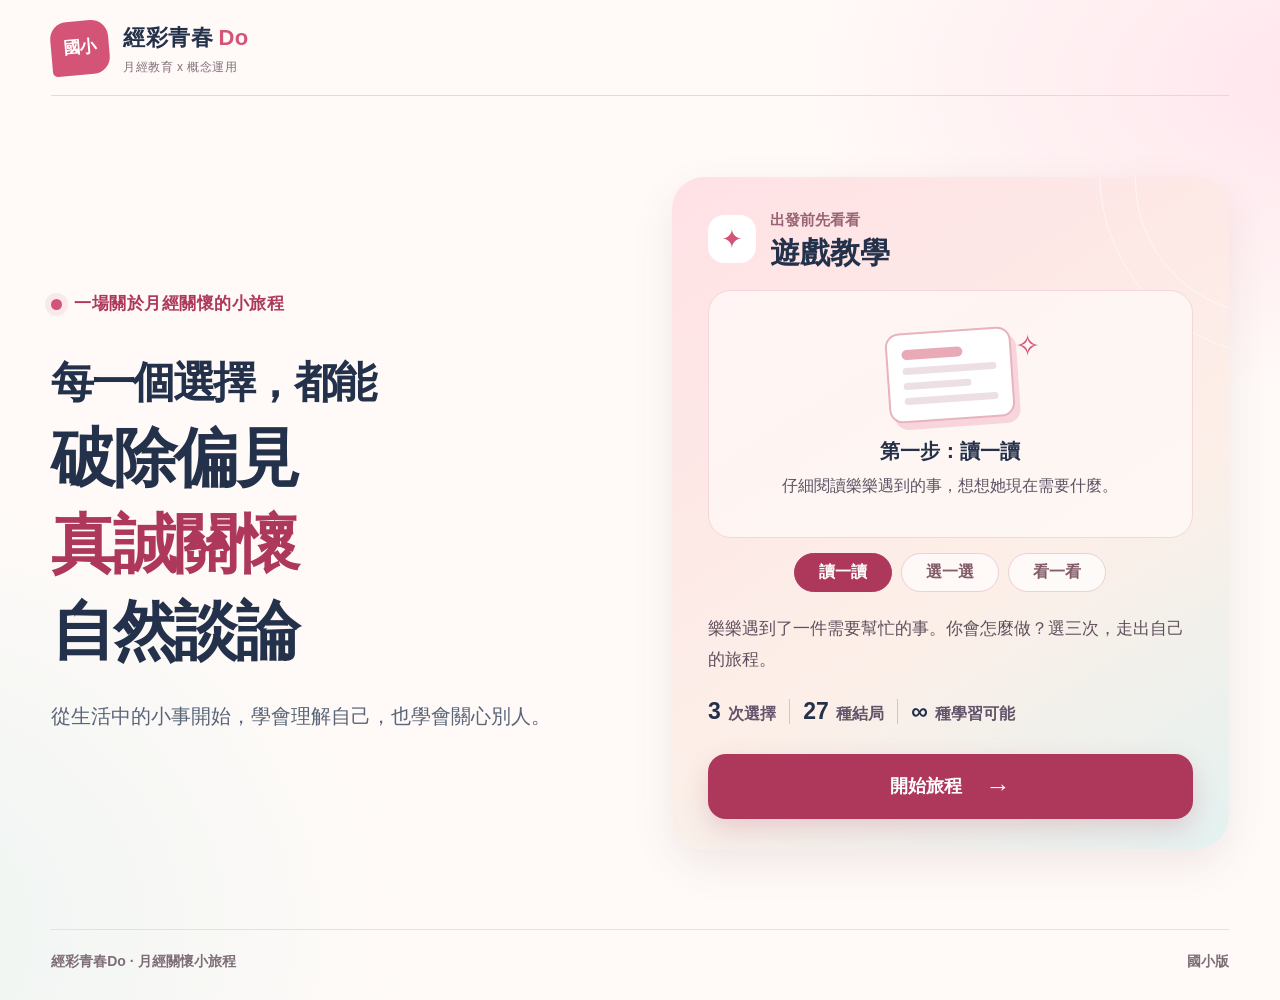
<file: index.html>
<!doctype html>
<html lang="zh-Hant">
<head>
  <meta charset="utf-8">
  <meta name="viewport" content="width=device-width, initial-scale=1">
  <meta name="theme-color" content="#fff7f7">
  <meta name="description" content="經彩青春Do：透過三次選擇，一起學習月經關懷、破除偏見與自然談論。">
  <title>經彩青春Do｜月經關懷小旅程</title>
  <link rel="stylesheet" href="./assets/style.css">
  <script src="./data/story.js" defer></script>
  <script src="./assets/app.js" defer></script>
</head>
<body>
<div class="app-shell">
  <header class="site-header">
    <a class="brand" id="brand-link" href="./" aria-label="回到經彩青春Do封面">
      <span class="brand-symbol">國小</span>
     <span class="brand-name">
  經彩青春<span class="brand-highlight">Do</span>
  <small style="display:block; margin-top:3px; font-size:12px; font-weight:400; letter-spacing:0.04em; color:#826f78; line-height:1.4;">
    月經教育 x 概念運用
  </small>
</span>
    </a>
    <button class="header-reset" type="button" id="header-reset" hidden>重新開始 <span aria-hidden="true">↗</span></button>
  </header>
  <main>
    <section class="view intro" id="intro" aria-labelledby="intro-title">
      <div class="intro-content">
        <p class="eyebrow"><span class="eyebrow-dot" aria-hidden="true"></span>一場關於月經關懷的小旅程</p>
        <h1 id="intro-title">
          <span class="intro-question">每一個選擇，都能</span>
          <span class="intro-line">破除偏見</span>
          <span class="intro-line emphasis">真誠關懷</span>
          <span class="intro-line">自然談論</span>
        </h1>
        <p class="intro-tip">從生活中的小事開始，學會理解自己，也學會關心別人。</p>
      </div>
      <section class="guide-panel" aria-labelledby="guide-title">
        <div class="guide-header"><span class="guide-icon" aria-hidden="true">✦</span><div><p class="guide-eyebrow">出發前先看看</p><h2 id="guide-title">遊戲教學</h2></div></div>
        <div class="guide-screen" aria-live="off">
          <div class="guide-slide is-active" data-guide-slide="0" aria-hidden="false">
            <div class="guide-illustration guide-read">
              <div class="guide-paper" aria-hidden="true"><div class="paper-title"></div><div class="paper-line"></div><div class="paper-line short"></div><div class="paper-line"></div></div>
              <span class="guide-deco" aria-hidden="true">✧</span>
            </div>
            <h3>第一步：讀一讀</h3>
            <p>仔細閱讀樂樂遇到的事，想想她現在需要什麼。</p>
          </div>
          <div class="guide-slide" data-guide-slide="1" aria-hidden="true">
            <div class="guide-illustration guide-choose" aria-hidden="true">
              <div class="guide-choice">A</div><div class="guide-choice active">B <span>✓</span></div><div class="guide-choice">C</div>
            </div>
            <h3>第二步：選一選</h3>
            <p>從三個回答中，選出你現在最想說的話。</p>
          </div>
          <div class="guide-slide" data-guide-slide="2" aria-hidden="true">
            <div class="guide-illustration guide-result" aria-hidden="true">
              <span class="guide-check">✓</span>
              <div class="guide-result-lines"><span></span><span></span><span></span></div>
            </div>
            <h3>第三步：看一看</h3>
            <p>確認三次選擇後，再看看回饋與過關結果。</p>
          </div>
        </div>
        <div class="guide-picks" aria-label="切換遊戲教學">
          <button class="guide-pick is-active" type="button" data-guide="0" aria-pressed="true">讀一讀</button>
          <button class="guide-pick" type="button" data-guide="1" aria-pressed="false">選一選</button>
          <button class="guide-pick" type="button" data-guide="2" aria-pressed="false">看一看</button>
        </div>
        <p class="guide-intro">樂樂遇到了一件需要幫忙的事。你會怎麼做？選三次，走出自己的旅程。</p>
        <div class="intro-stats" aria-label="旅程玩法">
          <span><strong>3</strong> 次選擇</span>
          <span class="stat-divider" aria-hidden="true"></span>
          <span><strong>27</strong> 種結局</span>
          <span class="stat-divider" aria-hidden="true"></span>
          <span><strong>∞</strong> 種學習可能</span>
        </div>
        <button class="primary-btn" id="start-btn" type="button">開始旅程 <span aria-hidden="true">→</span></button>
      </section>
    </section>
    <section class="view game" id="game" hidden aria-labelledby="scene-title">
      <div class="step-top">
        <div>
          <h1 class="step-heading">你的旅程正在展開</h1>
          <p class="step-desc">仔細閱讀情境，深入想想，最後做出回應。</p>
        </div>
        <div class="step-fraction" id="step-fraction">01 <span>/ 03</span></div>
      </div>
      <div class="progress-track" aria-label="旅程進度"><div id="progress-fill" class="progress-fill"></div></div>
      <div class="scene-layout">
        <div class="scene-visual">
          <div class="visual-topline"><span class="visual-tag">第 <span id="scene-number">1</span> 個情境</span><span class="visual-decor" aria-hidden="true">✳</span></div>
          <div class="image-frame">
            <video id="scene-video" class="scene-video" muted loop playsinline controls preload="none" poster="./images/S0.webp" aria-label="第一幕：樂樂在操場邊，看見同學玩球的影片" hidden>
              <source src="./gemini_generated_video_9aa4eba3.mp4" type="video/mp4">
              你的瀏覽器無法播放這段影片。
            </video>
            <img id="scene-image" class="scene-image" alt="" loading="eager" decoding="async" hidden>
            <div id="image-placeholder" class="image-placeholder" role="img" aria-label="劇情圖片（尚未放入）"><span class="placeholder-mark" aria-hidden="true">✦</span><span>劇情圖片</span></div>
          </div>
          <p class="visual-caption">想一想：如果你也在現場，會怎麼做？</p>
        </div>
        <div class="scene-content">
          <div class="scene-kicker"><span id="scene-chip">情境 1</span><span class="scene-separator" aria-hidden="true"></span><span>月經友善行動</span></div>
          <h2 id="scene-title" tabindex="-1">突然來了，怎麼辦？</h2>
          <p id="scene-narrative" class="scene-narrative"></p>
          <div class="choose-heading"><h3>這時候，你的選擇是甚麼</h3><span>選一項想說或想做的</span></div>
          <div class="choices" id="choices" aria-label="三個回答"></div>
          <p class="keyboard-hint">點選想說的話，就能繼續下一個情境。</p>
        </div>
      </div>
      <div class="game-footer">
        <button id="back-btn" class="back-btn" type="button">← 回到上一個情境</button>
        <span class="route-trail" id="route-trail" aria-live="polite"></span>
      </div>
    </section>
    <section class="view ending" id="ending" hidden aria-labelledby="ending-title">
      <div class="ending-hero">
        <div class="ending-icon" aria-hidden="true">✦</div>
        <p class="eyebrow">三次選擇完成</p>
        <h1 id="ending-title" tabindex="-1">你的選擇，走出了一段旅程。</h1>
        <p id="ending-intro">先看看自己做的三次選擇，想一想，再決定要不要送出。</p>
      </div>
      <div class="ending-body">
        <section aria-labelledby="summary-heading">
          <div class="section-heading"><span class="section-number">一</span><h2 id="summary-heading">這是你的選擇旅程</h2><span id="ending-code" class="route-badge">路徑 ABB</span></div>
          <ol class="journey-steps" id="journey-steps"></ol>
          <div id="confirm-actions" class="confirm-actions">
            <p>你確定要用這三個選擇，完成這趟旅程嗎？</p>
            <div class="actions-row">
              <button id="rethink-btn" class="secondary-btn" type="button">← 回頭再想一次</button>
              <button id="confirm-btn" class="primary-btn" type="button">確定選擇 <span aria-hidden="true">→</span></button>
            </div>
          </div>
        </section>
        <section id="feedback-section" class="feedback-section" aria-labelledby="feedback-heading" hidden>
          <div class="section-heading"><span class="section-number">二</span><h2 id="feedback-heading" tabindex="-1">看看這次旅程的回饋</h2></div>
          <div class="feedback-grid">
            <article class="feedback-card positive"><div class="feedback-icon" aria-hidden="true">✓</div><h3>做得好的地方</h3><p id="positive-text"></p></article>
            <article class="feedback-card improve"><div class="feedback-icon" aria-hidden="true">↗</div><h3>可以改進的地方</h3><p id="improve-text"></p></article>
            <article class="feedback-card result"><div class="feedback-icon" id="status-icon" aria-hidden="true">★</div><h3>過關狀態</h3><p id="status-text" aria-live="polite"></p></article>
          </div>
          <div class="ending-actions"><button class="primary-btn" id="again-btn" type="button">回到最初，再挑戰一次 <span aria-hidden="true">→</span></button></div>
        </section>
      </div>
    </section>
  </main>
  <footer class="site-footer"><span>經彩青春Do · 月經關懷小旅程</span><span>國小版</span></footer>
</div>
</body>
</html>
</file>
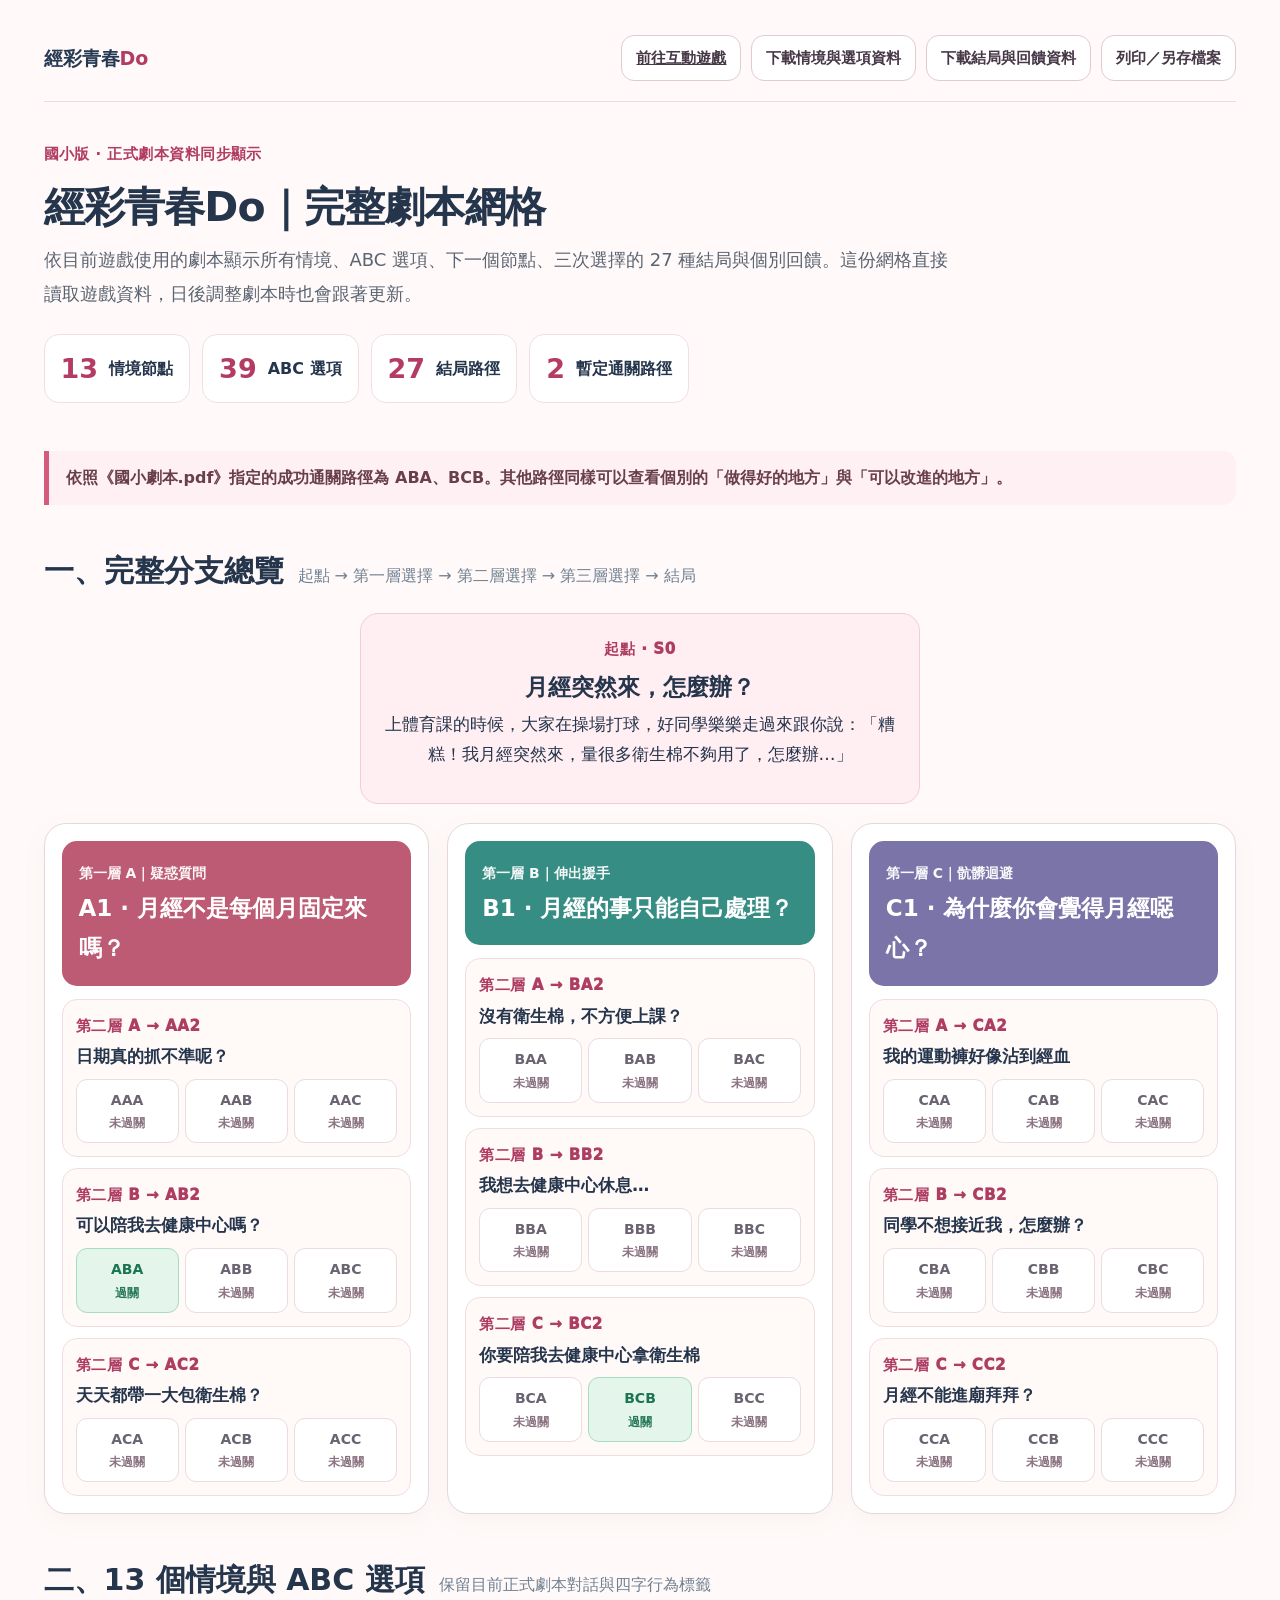
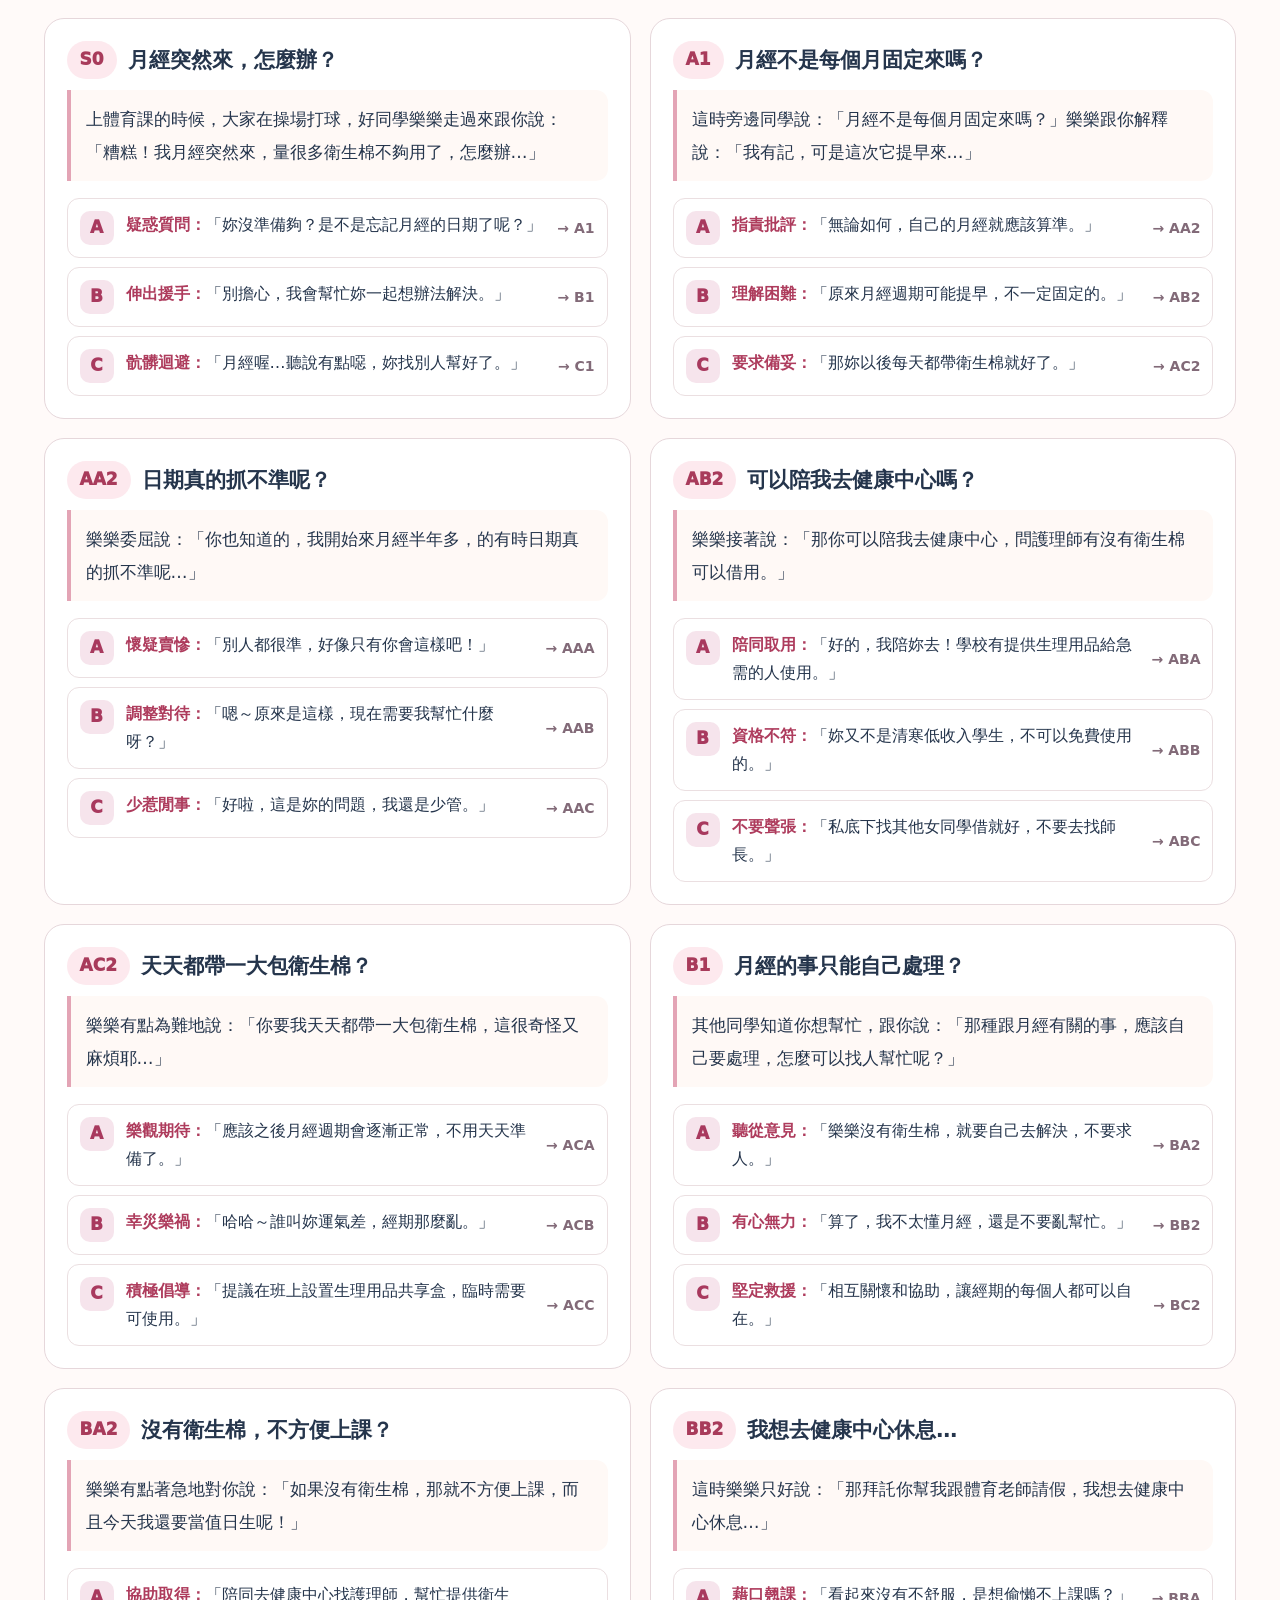
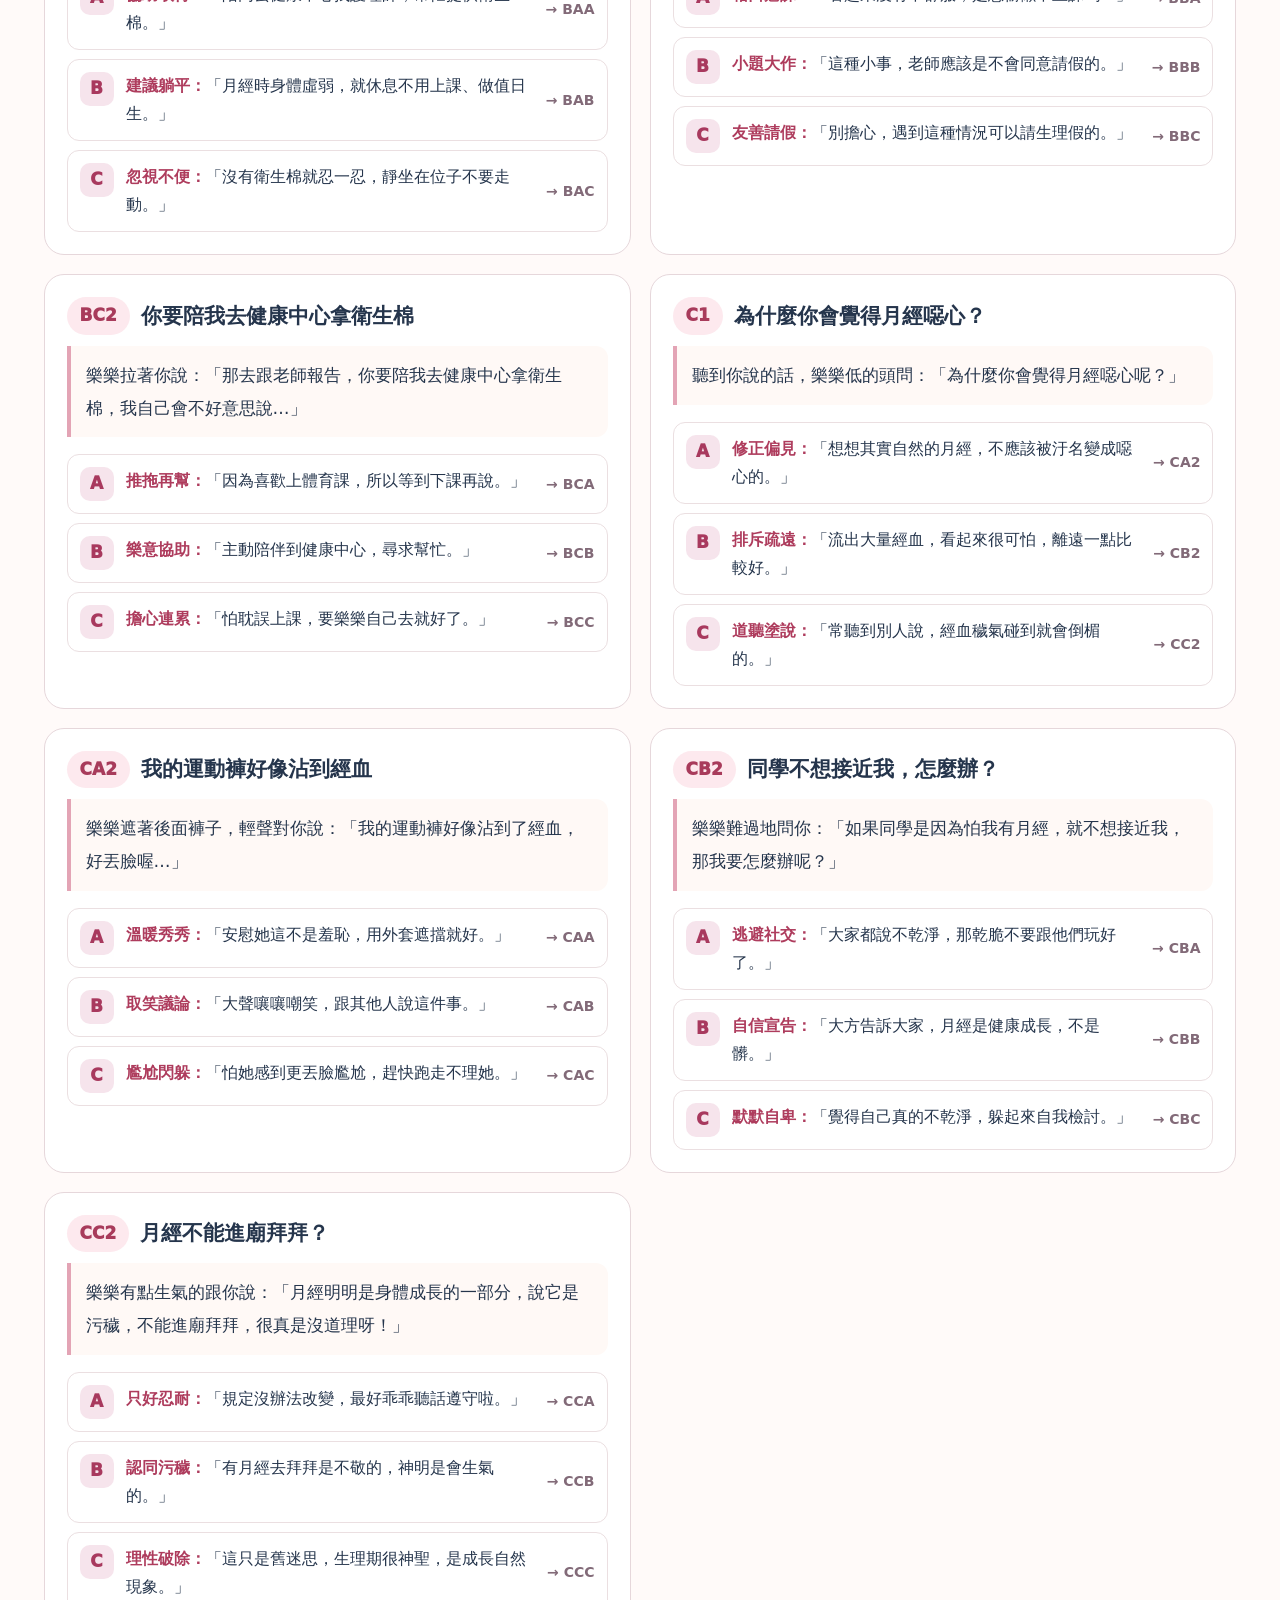
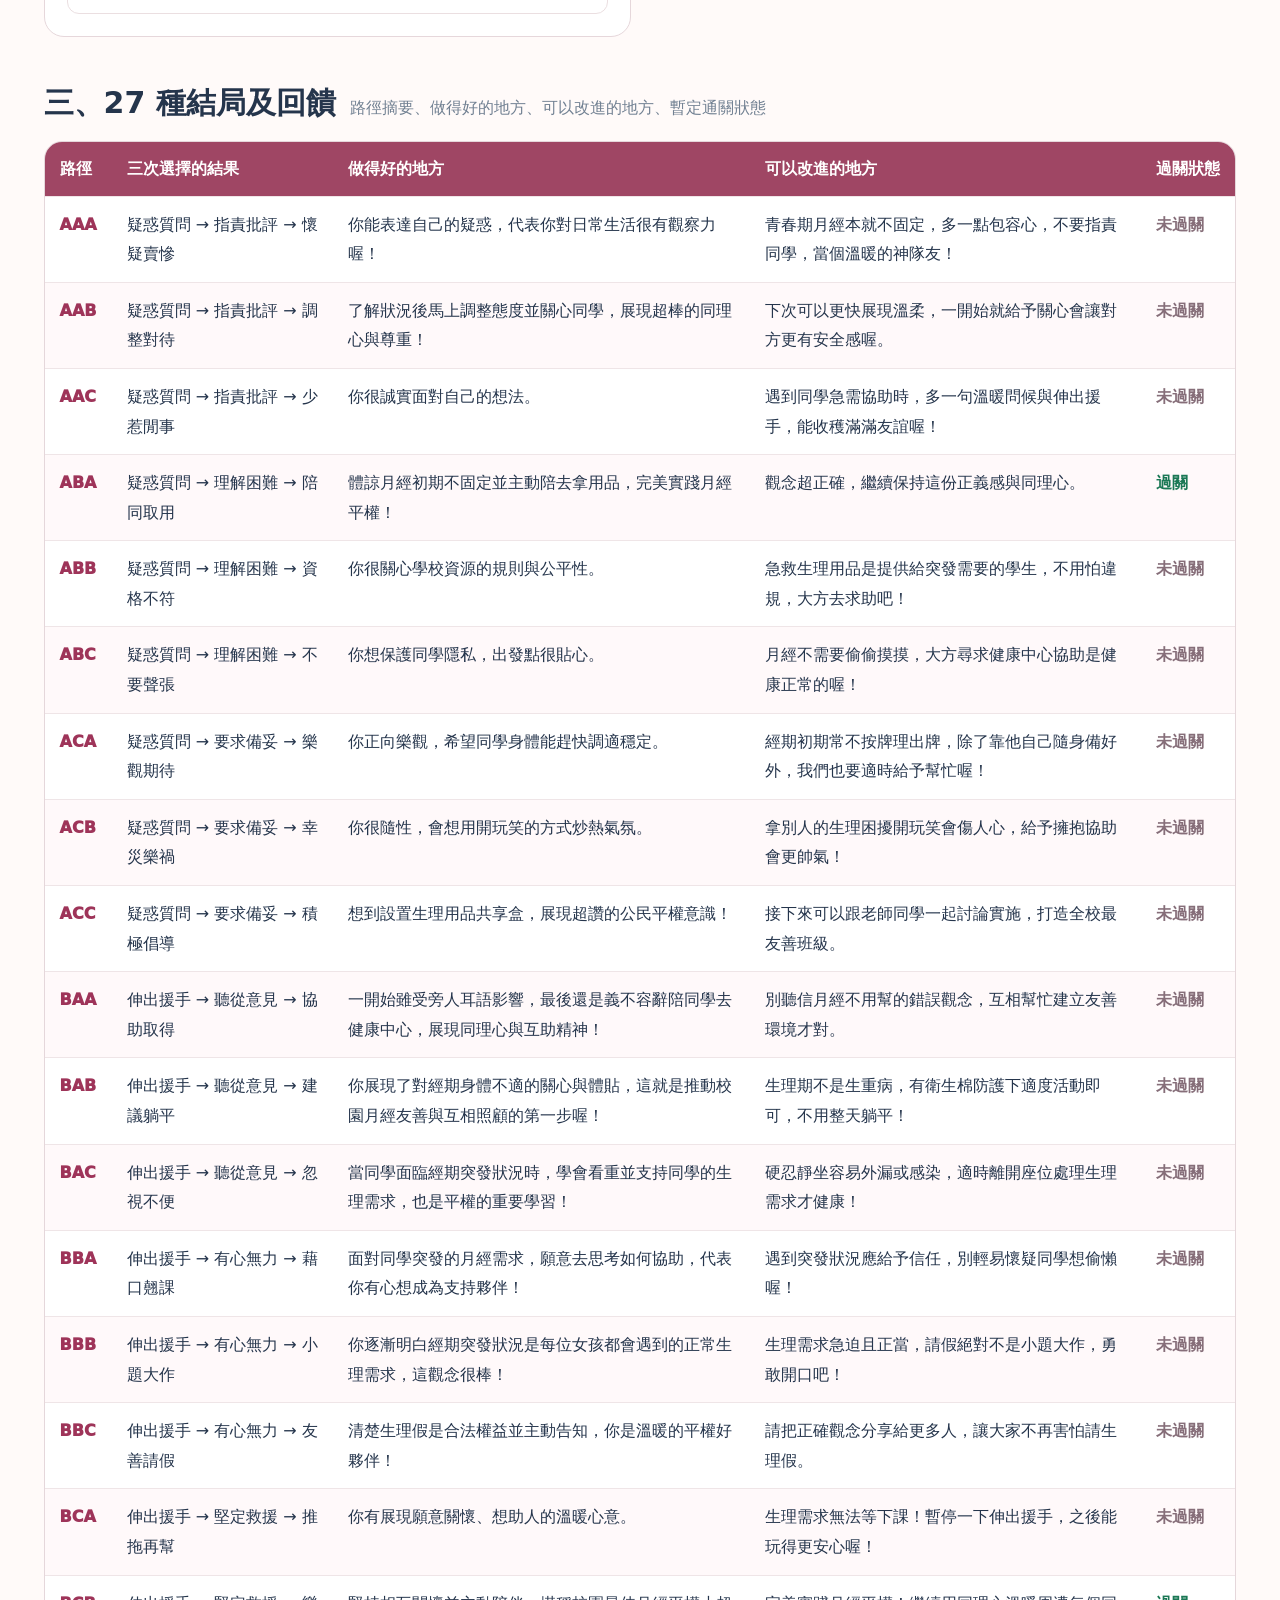
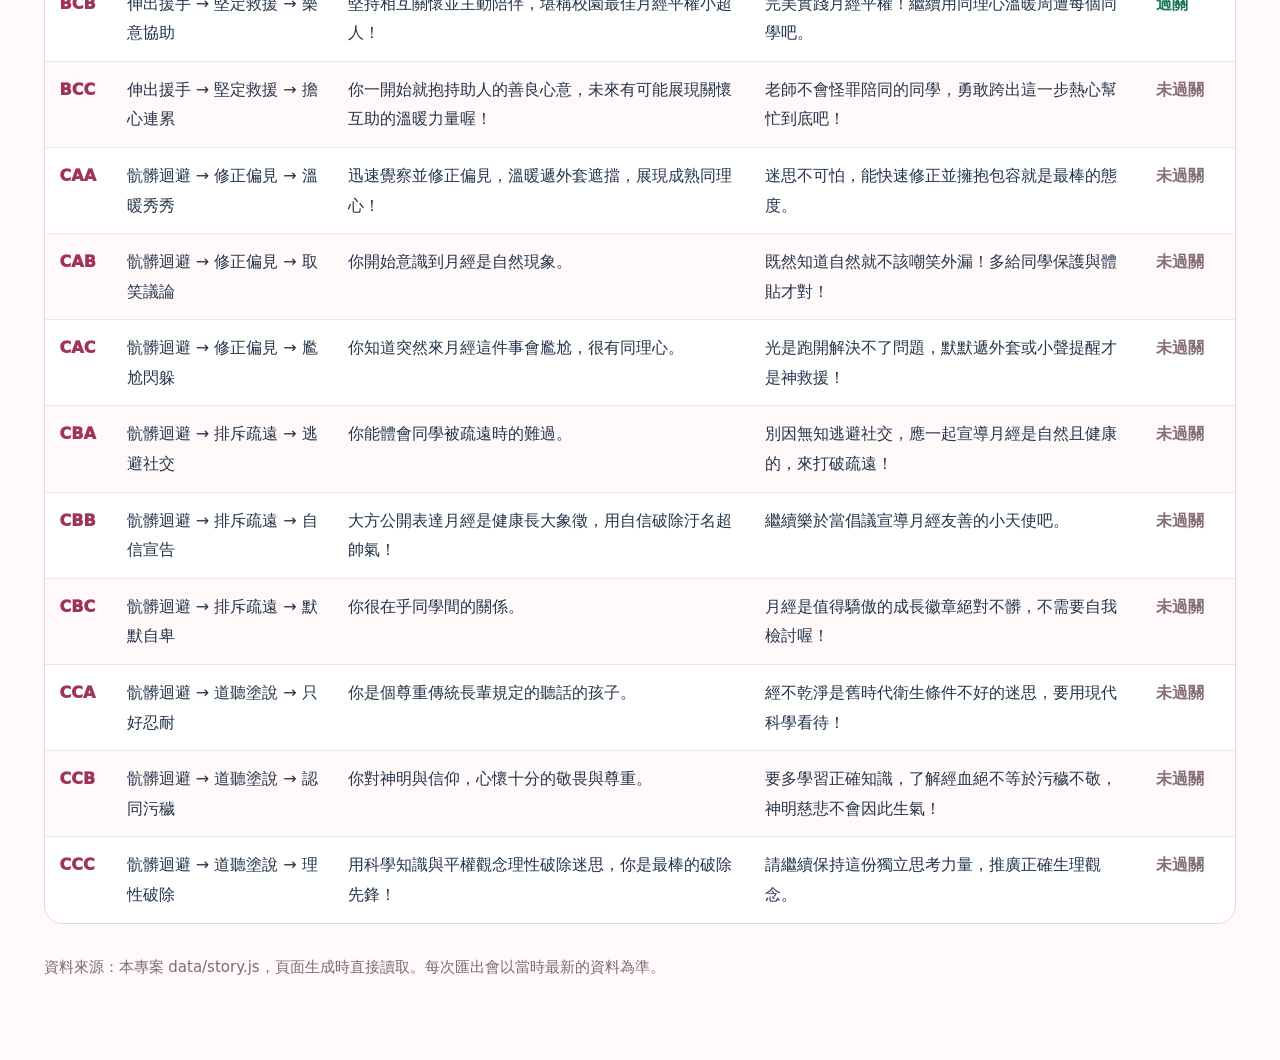
<file: story-grid.html>
<!doctype html>
<html lang="zh-Hant">
<head>
<meta charset="utf-8">
<meta name="viewport" content="width=device-width, initial-scale=1">
<meta name="color-scheme" content="light">
<title>經彩青春Do｜國小版劇本網格</title>
<script src="./data/story.js" defer></script>
<style>
:root{font-family:"Noto Sans TC","PingFang TC","Microsoft JhengHei",system-ui,sans-serif;color:#25354c;background:#fffaf9;font-size:17px}
*{box-sizing:border-box}body{margin:0;line-height:1.75}main{max-width:1440px;padding:25px clamp(16px,3.4vw,55px) 80px;margin:auto}
h1{font-size:clamp(30px,3.2vw,45px);line-height:1.35;margin:0 0 8px;letter-spacing:-.02em}
h2{font-size:clamp(24px,2.6vw,30px);line-height:1.4;margin:0 0 17px}
h3{font-size:21px;margin:0 0 8px}p{margin:0 0 12px}a{color:#9f3155}button{font:inherit;cursor:pointer;border:0}
.topbar{display:flex;justify-content:space-between;align-items:center;gap:14px;flex-wrap:wrap;padding:10px 0 20px;border-bottom:1px solid #eadbe0}
.brand{font-size:19px;font-weight:900;text-decoration:none;color:#263952}.brand span{color:#b23b61}
.header-actions{display:flex;gap:10px;flex-wrap:wrap}
.control{border:1px solid #dfcbd0;border-radius:13px;background:white;color:#463847;font-size:15px;font-weight:800;padding:9px 14px}
.control:hover{border-color:#b83a61;background:#fff0f4}
.hero{padding:39px 0 28px}.eyebrow{font-size:15px;letter-spacing:.03em;color:#b23d62;font-weight:900}
.intro{font-size:18px;color:#5b6472;max-width:920px;line-height:1.9}
.counters{display:flex;flex-wrap:wrap;gap:12px;margin:23px 0 0}
.stat{display:flex;align-items:center;gap:11px;border:1px solid #f0dfe3;padding:10px 16px;border-radius:15px;background:white;font-size:16px;font-weight:750}
.stat strong{font-size:27px;color:#b43b61}
.notice{border-left:5px solid #d45b7c;background:#fff0f3;color:#683f4b;border-radius:0 13px 13px 0;padding:13px 17px;margin:20px 0 33px;font-size:16px;font-weight:700}
.section{margin-top:45px}.section-header{display:flex;align-items:baseline;gap:14px;flex-wrap:wrap}
.section-header p{color:#718092;font-size:16px}
.start-box{text-align:center;padding:22px;border-radius:18px;background:#ffeef2;border:1px solid #f0cfd7;margin:4px auto 19px;max-width:560px}
.node-id{font-size:15px;color:#ae3d63;font-weight:950;letter-spacing:.04em}
.start-box h3{font-size:23px;margin:4px 0 3px}
.flow-grid{display:grid;grid-template-columns:repeat(3,minmax(0,1fr));gap:18px}
.branch{border:1px solid #e7d7db;background:white;border-radius:22px;padding:17px;min-width:0;box-shadow:0 7px 25px #844b5d0d}
.branch-head{border-radius:15px;padding:17px;color:white;margin-bottom:13px}
.branch:nth-child(1) .branch-head{background:#bd5b74}
.branch:nth-child(2) .branch-head{background:#368d84}
.branch:nth-child(3) .branch-head{background:#7b74a8}
.branch-head h3{font-size:23px;margin:0;color:white}.branch-head small{font-size:14px;opacity:.95;font-weight:750}
.subnode{background:#fff9f8;border:1px solid #efdee0;padding:13px;border-radius:15px;margin-top:11px}
.subnode>strong{display:block;font-size:17px;margin:3px 0 7px}
.finish-list{display:grid;grid-template-columns:repeat(3,minmax(0,1fr));gap:6px}
.end-chip{display:flex;flex-direction:column;justify-content:center;align-items:center;gap:1px;text-align:center;border:1px solid #eadce1;border-radius:11px;padding:8px 4px;background:white;font-size:14px;font-weight:900;color:#6a6371}
.end-chip.pass{background:#e4f5eb;border-color:#a6dcc0;color:#1b7454}
.end-chip small{font-size:12px;font-weight:750;color:#8a7280}
.end-chip.pass small{color:#28795c}
.node-grid{display:grid;grid-template-columns:repeat(2,minmax(0,1fr));gap:19px}
.script-card{border-radius:20px;border:1px solid #e6d7db;background:white;padding:22px;min-width:0;break-inside:avoid}
.script-top{display:flex;align-items:center;gap:11px;flex-wrap:wrap;margin-bottom:11px}
.script-id{display:inline-block;padding:4px 13px;background:#fde9ee;border-radius:80px;font-weight:950;color:#a83b5b}
.script-top h3{margin:0;font-size:21px}
.script-scene{background:#fff9f6;border-left:4px solid #e3a4b5;padding:13px 15px;font-size:17px;line-height:1.92;border-radius:0 12px 12px 0}
.choices{display:flex;flex-direction:column;gap:9px;margin-top:17px}
.choice{display:grid;grid-template-columns:36px minmax(0,1fr) auto;gap:10px;align-items:start;border:1px solid #ebdfe1;border-radius:12px;padding:12px}
.choice-letter{display:grid;place-items:center;width:34px;height:34px;border-radius:10px;background:#f6e4ec;color:#a8395e;font-weight:950}
.choice-main{font-size:16px;min-width:0}
.choice-main strong{color:#ae3c5d}
.choice-arrow{font-size:14px;font-weight:900;color:#826a78;white-space:nowrap;align-self:center}
.table-scroll{overflow:auto;border:1px solid #e5d7db;border-radius:18px;background:white}
table{border-collapse:collapse;width:100%;min-width:980px}
thead th{position:sticky;top:0;z-index:1;background:#9f4664;color:white;padding:13px 15px;text-align:left;font-size:16px;white-space:nowrap}
tbody td{font-size:16px;padding:13px 15px;border-top:1px solid #efe5e7;vertical-align:top;line-height:1.85}
tbody tr:nth-child(even){background:#fff9fa}
tbody tr:hover{background:#fff1f4}
.code{font-weight:950;color:#9e3459;white-space:nowrap}
.status{font-weight:850;white-space:nowrap;color:#866e79}
.status.pass{color:#1b7855}
.step-cell{min-width:190px}.feedback-cell{min-width:250px}
.footer{margin:30px 0 0;color:#7e6b75;font-size:15px}
.sr-only{position:absolute;width:1px;height:1px;padding:0;margin:-1px;overflow:hidden;clip:rect(0,0,0,0);border:0}
@media(max-width:1000px){.flow-grid{grid-template-columns:1fr}.node-grid{grid-template-columns:1fr}.branch{max-width:none}}
@media(max-width:560px){.hero{padding:28px 0 18px}.stat{padding:8px 12px}.stat strong{font-size:24px}.script-card{padding:16px}.choice{grid-template-columns:33px minmax(0,1fr);gap:9px}.choice-arrow{grid-column:2;justify-self:start}.flow-grid{gap:14px}.notice{font-size:15px}}
@media print{
  @page{size:A4 landscape;margin:12mm}
  :root{font-size:12pt}
  body{background:white}
  main{max-width:none;padding:0}
  .header-actions,.control{display:none!important}
  .hero{padding:15px 0}
  .section{page-break-before:always;margin-top:15px}
  .branch,.script-card,.start-box{box-shadow:none}
  .flow-grid{display:grid;grid-template-columns:repeat(3,minmax(0,1fr));gap:9px}
  .branch{padding:9px;border-radius:10px}
  .branch-head{padding:9px}
  .subnode{padding:7px;margin-top:7px}
  .end-chip{font-size:10pt;padding:4px 1px}
  .end-chip small{font-size:8pt}
  .node-grid{grid-template-columns:repeat(2,minmax(0,1fr))}
  .script-card{padding:12px;break-inside:avoid}
  .script-card h3{font-size:14pt}
  .script-scene,.choice-main{font-size:10pt}
  table{min-width:0}
  th,td{font-size:9pt!important;padding:6px!important}
  thead{display:table-header-group}
  tr{break-inside:avoid}
}
</style>
</head>
<body>
<main>
<header class="topbar">
<a class="brand" href="./">經彩青春<span>Do</span></a>
<div class="header-actions"><a href="./" class="control">前往互動遊戲</a><button class="control" id="download-scenes" type="button">下載情境與選項資料</button><button class="control" id="download-endings" type="button">下載結局與回饋資料</button><button class="control" id="print" type="button">列印／另存檔案</button></div>
</header>
<section class="hero">
<p class="eyebrow">國小版 · 正式劇本資料同步顯示</p>
<h1>經彩青春Do｜完整劇本網格</h1>
<p class="intro">依目前遊戲使用的劇本顯示所有情境、ABC 選項、下一個節點、三次選擇的 27 種結局與個別回饋。這份網格直接讀取遊戲資料，日後調整劇本時也會跟著更新。</p>
<div class="counters" id="counters"></div>
</section>
<p class="notice">依照《國小劇本.pdf》指定的成功通關路徑為 ABA、BCB。其他路徑同樣可以查看個別的「做得好的地方」與「可以改進的地方」。</p>
<section id="overview" class="section">
<div class="section-header"><h2>一、完整分支總覽</h2><p>起點 → 第一層選擇 → 第二層選擇 → 第三層選擇 → 結局</p></div>
<div id="start-node" class="start-box"></div>
<div id="branch-grid" class="flow-grid"></div>
</section>
<section id="all-scenes" class="section">
<div class="section-header"><h2>二、13 個情境與 ABC 選項</h2><p>保留目前正式劇本對話與四字行為標籤</p></div>
<div id="node-grid" class="node-grid"></div>
</section>
<section id="all-endings" class="section">
<div class="section-header"><h2>三、27 種結局及回饋</h2><p>路徑摘要、做得好的地方、可以改進的地方、暫定通關狀態</p></div>
<div class="table-scroll"><table><thead><tr><th>路徑</th><th>三次選擇的結果</th><th>做得好的地方</th><th>可以改進的地方</th><th>過關狀態</th></tr></thead><tbody id="outcome-rows"></tbody></table></div>
</section>
<p class="footer">資料來源：本專案 data/story.js，頁面生成時直接讀取。每次匯出會以當時最新的資料為準。</p>
</main>
<script>
window.addEventListener("DOMContentLoaded",()=>{
  const data=window.STORY_DATA;
  if(!data){document.getElementById("start-node").textContent="無法讀取劇本資料。";return;}
  const letters=["A","B","C"];
  const pass=new Set(data.passRoutes||[]);
  const esc=v=>String(v).replace(/[&<>"']/g,c=>({"&":"&amp;","<":"&lt;",">":"&gt;",'"':"&quot;","'":"&#39;"}[c]));
  const order=["S0","A1","AA2","AB2","AC2","B1","BA2","BB2","BC2","C1","CA2","CB2","CC2"];
  document.getElementById("counters").innerHTML=[
    [Object.keys(data.nodes).length,"情境節點"],
    [Object.keys(data.nodes).length*3,"ABC 選項"],
    [Object.keys(data.endings).length,"結局路徑"],
    [pass.size,"暫定通關路徑"]
  ].map(([n,label])=>'<div class="stat"><strong>'+n+'</strong>'+label+'</div>').join("");
  const root=data.nodes.S0;
  document.getElementById("start-node").innerHTML='<div class="node-id">起點 · S0</div><h3>'+esc(root.title)+'</h3><p>'+esc(root.scene)+'</p>';
  document.getElementById("branch-grid").innerHTML=letters.map(a=>{
    const first=root.choices[a].next;
    const firstNode=data.nodes[first];
    return '<article class="branch"><div class="branch-head"><small>第一層 '+a+'｜'+esc(root.choices[a].label)+'</small><h3>'+esc(first)+' · '+esc(firstNode.title)+'</h3></div>'+
      letters.map(b=>{
        const second=firstNode.choices[b].next,secondNode=data.nodes[second];
        return '<div class="subnode"><div class="node-id">第二層 '+b+' → '+esc(second)+'</div><strong>'+esc(secondNode.title)+'</strong><div class="finish-list">'+
          letters.map(c=>{
            const choice=secondNode.choices[c];
            const end=choice.next;
            return '<div class="end-chip'+(pass.has(end)?' pass':'')+'" title="'+esc(choice.label)+'"><span>'+esc(end)+'</span><small>'+(pass.has(end)?'過關':'未過關')+'</small></div>';
          }).join("")+
        '</div></div>';
      }).join("")+'</article>';
  }).join("");
  document.getElementById("node-grid").innerHTML=order.map(id=>{
    const node=data.nodes[id];
    if(!node)return "";
    return '<article class="script-card" id="node-'+esc(id)+'"><div class="script-top"><span class="script-id">'+esc(id)+'</span><h3>'+esc(node.title)+'</h3></div><p class="script-scene">'+esc(node.scene)+'</p><div class="choices">'+letters.map(letter=>{
      const ch=node.choices[letter];
      return '<div class="choice"><span class="choice-letter">'+letter+'</span><span class="choice-main"><strong>'+esc(ch.label)+'：</strong>'+esc(ch.text)+'</span><span class="choice-arrow">→ '+esc(ch.next)+'</span></div>';
    }).join("")+'</div></article>';
  }).join("");
  const endings=Object.keys(data.endings).sort();
  document.getElementById("outcome-rows").innerHTML=endings.map(id=>{
    const e=data.endings[id];
    return '<tr><td class="code">'+esc(id)+'</td><td class="step-cell">'+e.steps.map(esc).join(' → ')+'</td><td class="feedback-cell">'+esc(e.positive)+'</td><td class="feedback-cell">'+esc(e.improve)+'</td><td class="status'+(pass.has(id)?' pass':'')+'">'+(pass.has(id)?'過關':'未過關')+'</td></tr>';
  }).join("");
  function csvDownload(name,rows){
    const quote=v=>'"'+String(v??"").replace(/"/g,'""')+'"';
    const lines=rows.map(row=>row.map(quote).join(",")).join("\r\n");
    const blob=new Blob(["\uFEFF"+lines],{type:"text/csv;charset=utf-8;"});
    const uri=URL.createObjectURL(blob);
    const a=document.createElement("a");a.href=uri;a.download=name;a.style.display="none";
    document.body.appendChild(a);a.click();a.remove();URL.revokeObjectURL(uri);
  }
  document.getElementById("download-scenes").addEventListener("click",()=>{
    const rows=[["節點","情境標題","情境內容","選項","四字標籤","原始對話","跳轉節點"]];
    for(const id of order){
      const n=data.nodes[id];if(!n)continue;
      for(const letter of letters){const c=n.choices[letter];rows.push([id,n.title,n.scene,letter,c.label,c.text,c.next]);}
    }
    csvDownload("經彩青春Do_13情境39選項.csv",rows);
  });
  document.getElementById("download-endings").addEventListener("click",()=>{
    const rows=[["結局路徑","第一次選擇摘要","第二次選擇摘要","第三次選擇摘要","做得好的地方","可以改進的地方","PDF 通關狀態"]];
    for(const id of endings){const e=data.endings[id];rows.push([id,...e.steps,e.positive,e.improve,pass.has(id)?"過關":"未過關"]);}
    csvDownload("經彩青春Do_27種結局回饋.csv",rows);
  });
  document.getElementById("print").addEventListener("click",()=>window.print());
});
</script>
</body>
</html>
</file>
<file: assets/style.css>
/* 經彩青春Do — 國小版：大字、清楚選項、手機友善 */
:root{color-scheme:light;--ink:#24314a;--muted:#596578;--pink:#d45477;--pink-dark:#ad385c;--pink-light:#fde7ed;--line:#eddde0;--background:#fffaf8;--teal:#2d7a72;--shadow:0 16px 44px rgba(93,48,59,.09);font-family:"Noto Sans TC","PingFang TC","Microsoft JhengHei",-apple-system,BlinkMacSystemFont,"Segoe UI",sans-serif;font-size:17px}
*,*:before,*:after{box-sizing:border-box}
html{scroll-behavior:smooth}
body{margin:0;min-width:320px;color:var(--ink);background:radial-gradient(ellipse 55% 40% at 105% 8%,#ffe5ec 0%,transparent 79%),radial-gradient(ellipse 55% 60% at -10% 93%,#edf5f2 0%,transparent 76%),var(--background);line-height:1.7}
body,button{font-family:inherit}
button{cursor:pointer;font-size:inherit}
button:focus-visible,a:focus-visible{outline:3px solid var(--teal);outline-offset:4px}
button:disabled{cursor:not-allowed}
[hidden],.view[hidden]{display:none!important}
.app-shell{max-width:1360px;min-height:100vh;margin:0 auto;padding:0 clamp(18px,4vw,60px);display:flex;flex-direction:column}
.site-header{height:96px;display:flex;align-items:center;justify-content:space-between;gap:14px;border-bottom:1px solid #ead7dc}
.brand{display:inline-flex;align-items:center;gap:14px;text-decoration:none;color:var(--ink);font-size:22px;white-space:nowrap}
.brand-symbol{display:grid;place-items:center;min-width:58px;height:54px;padding:0 8px;background:var(--pink);color:white;border-radius:17px 17px 17px 5px;font-weight:900;font-size:17px;transform:rotate(-5deg)}
.brand-name{font-weight:900;letter-spacing:.025em}
.brand-highlight{color:var(--pink);margin-left:5px}
.header-reset{border:1px solid #dfbcc5;border-radius:22px;background:white;color:var(--ink);font-weight:800;font-size:16px;padding:9px 19px;white-space:nowrap}
.header-reset:hover{color:var(--pink-dark);border-color:var(--pink)}
main{flex:1}
.site-footer{border-top:1px solid var(--line);padding:20px 0 26px;display:flex;justify-content:space-between;gap:12px;color:#7e6d77;font-size:14px;font-weight:650}
.eyebrow{display:flex;align-items:center;gap:12px;margin:0;color:var(--pink-dark);font-weight:850;font-size:17px;letter-spacing:.03em}
.eyebrow-dot{display:inline-block;height:11px;width:11px;border-radius:50%;background:var(--pink);box-shadow:0 0 0 6px #fae8ed}
.primary-btn,.secondary-btn{min-height:60px;padding:13px 25px;display:inline-flex;align-items:center;justify-content:center;gap:23px;border-radius:18px;font-size:18px;font-weight:900;border:1.5px solid transparent;transition:transform .15s,background-color .15s,box-shadow .15s;line-height:1.5}
.primary-btn{background:var(--pink-dark);color:white;box-shadow:0 10px 27px #a83d5933}
.primary-btn:hover{background:#952f50;transform:translateY(-2px)}
.primary-btn span{font-size:25px}
.secondary-btn{color:var(--ink);background:white;border-color:#ddc4c9}
.secondary-btn:hover{background:#fff1f5}
.intro{display:grid;grid-template-columns:minmax(0,1fr) minmax(440px,1fr);gap:clamp(24px,5vw,78px);align-items:center;padding:clamp(48px,9vh,110px) 0 80px}
.intro-content{min-width:0}
.intro h1{display:flex;flex-direction:column;gap:5px;font-size:clamp(45px,5vw,73px);font-weight:950;line-height:1.27;letter-spacing:-.04em;margin:32px 0 25px}
.intro-question{font-size:clamp(31px,3.35vw,49px);color:var(--ink);line-height:1.45}
.intro-line{display:block;color:var(--ink)}
.intro-line.emphasis{color:var(--pink-dark)}
.intro-tip{font-size:20px;line-height:1.95;color:var(--muted);max-width:550px;margin:25px 0 0}
.guide-panel{background:linear-gradient(148deg,#ffe1e5 0%,#fcefe8 60%,#e4f2f0 100%);border-radius:32px;padding:30px clamp(23px,3vw,36px);position:relative;overflow:hidden;box-shadow:var(--shadow)}
.guide-panel:before,.guide-panel:after{content:"";position:absolute;pointer-events:none;width:370px;height:370px;border:1px solid #ffffff90;border-radius:50%;right:-240px;top:-190px}
.guide-panel:after{width:270px;height:270px;top:-132px;right:-176px}
.guide-header{position:relative;display:flex;align-items:center;gap:14px;margin-bottom:18px}
.guide-icon{display:grid;place-items:center;width:48px;height:48px;background:white;border-radius:16px;color:var(--pink);font-size:26px}
.guide-eyebrow{font-size:15px;font-weight:800;color:#996473;margin:0}
.guide-header h2{font-size:30px;line-height:1.3;margin:0;font-weight:950}
.guide-screen{height:248px;position:relative;background:#fff9f7cc;border:1px solid #f3d7dc;border-radius:23px;overflow:hidden}
.guide-slide{position:absolute;inset:0;display:flex;flex-direction:column;align-items:center;justify-content:center;gap:4px;padding:12px 18px;text-align:center;opacity:0;visibility:hidden;transform:translateY(12px);transition:opacity .5s ease,transform .5s ease,visibility .5s}
.guide-slide.is-active{opacity:1;visibility:visible;transform:translateY(0)}
.guide-slide h3{font-size:20px;font-weight:900;margin:7px 0 1px}
.guide-slide p{font-size:16px;line-height:1.65;margin:0;max-width:360px;color:#5c5364}
.guide-illustration{height:95px;display:flex;align-items:center;justify-content:center;position:relative}
.guide-paper{width:126px;height:90px;border:2px solid #e9b3bd;border-radius:14px;background:#fff;box-shadow:5px 7px 0 #f8d5dc;display:flex;flex-direction:column;gap:8px;padding:15px 14px;transform:rotate(-4deg)}
.guide-read.is-animated .guide-paper{animation:float-paper 2.8s ease-in-out infinite}
.paper-title{background:#eaa9b7;height:10px;border-radius:12px;width:65%}
.paper-line{background:#ece0e4;height:7px;width:100%;border-radius:10px}
.paper-line.short{width:72%}
.guide-deco{position:absolute;right:-27px;top:-8px;font-size:30px;color:var(--pink);animation:pulse-stars 1.8s ease-in-out infinite}
.guide-choose{gap:8px;align-items:stretch}
.guide-choice{display:grid;place-items:center;width:61px;height:75px;border-radius:12px;border:2px solid #e7bdc6;background:white;color:#ae5c77;font-size:24px;font-weight:900}
.guide-choice.active{background:#c64a6c;color:white;transform:translateY(-8px);box-shadow:0 11px 20px #a94c6233;animation:select-step 1.5s ease-in-out infinite}
.guide-choice span{font-size:17px}
.guide-check{width:84px;height:84px;border-radius:50%;display:grid;place-items:center;background:#d9efea;color:#27756d;font-size:45px;font-weight:900;animation:check-pop 2s ease-in-out infinite}
.guide-result-lines{display:flex;flex-direction:column;gap:9px}
.guide-result-lines span{display:block;width:92px;height:12px;border-radius:10px;background:#e6c8d0}
.guide-result-lines span:nth-child(2){width:70px}
.guide-picks{display:flex;justify-content:center;gap:9px;flex-wrap:wrap;margin:15px 0 21px}
.guide-pick{padding:8px 13px;min-width:98px;background:#ffffffaf;border:1px solid #edcfd5;border-radius:100px;color:#835d69;font-size:16px;font-weight:800}
.guide-pick.is-active{background:var(--pink-dark);border-color:var(--pink-dark);color:#fff}
.guide-intro{color:#604f5d;font-size:17px;line-height:1.88;margin:14px 0 16px}
.intro-stats{display:flex;align-items:center;flex-wrap:wrap;gap:10px 13px;margin:0 0 22px;color:#62536a;font-size:16px;font-weight:800}
.intro-stats strong{font-size:23px;color:var(--ink);margin-right:3px}
.stat-divider{width:1px;height:25px;background:#dcbfc8}
.guide-panel .primary-btn{width:100%;min-height:64px}
@keyframes float-paper{50%{transform:translateY(-6px) rotate(-2deg)}}
@keyframes pulse-stars{50%{transform:scale(1.2);opacity:.7}}
@keyframes select-step{50%{transform:translateY(-12px);box-shadow:0 15px 18px #a94c6233}}
@keyframes check-pop{50%{transform:scale(1.08)}}
.game{padding:36px 0 56px}
.step-top{display:flex;align-items:center;justify-content:space-between;gap:22px;margin-bottom:20px}
.step-heading{font-size:clamp(25px,2.6vw,34px);font-weight:900;margin:0 0 4px;line-height:1.4}
.step-desc{font-size:19px;color:#637081;margin:0;line-height:1.75}
.step-fraction{font-weight:900;font-size:34px;white-space:nowrap;font-variant-numeric:tabular-nums}
.step-fraction span{color:#a29da5;font-size:20px}
.progress-track{height:10px;background:#f0e1e5;border-radius:50px;overflow:hidden}
.progress-fill{height:100%;width:33.333%;background:linear-gradient(90deg,#d44d77,#ed9d84);border-radius:50px;transition:width .25s ease}
.scene-layout{display:grid;grid-template-columns:minmax(0,.95fr) minmax(0,1.05fr);align-items:start;gap:24px;margin-top:30px}
.scene-visual{background:#faefee;border:1px solid #eedbdf;border-radius:28px;padding:22px;min-width:0}
.visual-topline{display:flex;align-items:center;justify-content:space-between;gap:10px;margin-bottom:15px}
.visual-tag{background:white;border-radius:100px;padding:8px 17px;color:#a93c5f;font-size:16px;font-weight:900}
.visual-decor{color:var(--pink);font-size:26px}
.image-frame{width:100%;aspect-ratio:16/9;position:relative;background:#fff8f7;border-radius:20px;overflow:hidden;display:grid;place-items:center;border:1px solid #f0d6df}
.scene-image,.scene-video{display:block;width:100%;height:100%;object-fit:cover}
.scene-video{background:#fff7f7}
.scene-video::-webkit-media-controls-panel{background-color:rgba(255,250,249,.88)}
.image-placeholder{display:flex;position:absolute;inset:0;flex-direction:column;align-items:center;justify-content:center;gap:14px;color:#c3748a;font-size:26px;font-weight:900;background:linear-gradient(135deg,#fffaf8,#fce8ec);border:2px dashed #dfabb9;border-radius:20px}
.placeholder-mark{display:grid;place-items:center;width:76px;height:76px;background:#fce2e8;border-radius:24px;font-size:41px}
.visual-caption{font-size:16px;font-weight:800;color:#966976;margin:17px 2px 0}
.scene-content{background:white;border:1px solid #eedfe2;border-radius:28px;padding:clamp(23px,3vw,36px);box-shadow:var(--shadow);min-width:0}
.scene-kicker{display:flex;align-items:center;gap:11px;color:#95586e;font-size:16px;font-weight:850}
.scene-chip,.scene-kicker #scene-chip{background:#ffedf1;padding:8px 14px;border-radius:100px;color:#a73d60}
.scene-separator{background:#dfb6c0;width:5px;height:5px;border-radius:50%}
.scene-content h2{font-size:clamp(26px,2.8vw,36px);line-height:1.42;margin:23px 0 17px;font-weight:950;outline:none}
.scene-narrative{font-size:18px;line-height:1.9;color:#364257;border-left:5px solid #e6a6b8;background:#fff8f7;border-radius:0 14px 14px 0;margin:0;padding:17px 20px}
.choose-heading{display:flex;align-items:baseline;justify-content:space-between;flex-wrap:wrap;gap:7px;margin:27px 0 13px}
.choose-heading h3{font-weight:900;font-size:22px;margin:0}
.choose-heading span{font-size:16px;color:#987984}
.choices{display:flex;flex-direction:column;gap:13px}
.option{width:100%;display:flex;align-items:flex-start;gap:14px;text-align:left;border:1.5px solid #e4d6db;border-radius:18px;padding:18px 15px;background:white;line-height:1.85;color:var(--ink);transition:border-color .15s,background-color .15s,transform .15s,box-shadow .15s}
.option:hover{background:#fff8fa;border-color:#cb8096;box-shadow:0 7px 19px #9d5b7623;transform:translateX(2px)}
.option:active{transform:translateX(0)}
.option-letter{flex:none;min-width:42px;height:42px;display:grid;place-items:center;border-radius:13px;background:#f7e6ec;color:#a23b5d;font-size:19px;font-weight:900}
.option-body{flex:1;overflow-wrap:anywhere;font-size:18px}
.option-label{color:#a3355a;font-weight:900}
.option-dialogue{font-weight:550}
.option-arrow{align-self:center;color:#be9bab;font-size:22px}
.keyboard-hint{font-size:15px;color:#7d7380;margin:17px 0 0}
.game-footer{display:flex;align-items:center;justify-content:space-between;gap:16px;flex-wrap:wrap;margin-top:24px}
.back-btn{background:transparent;border:0;color:#844d66;font-size:17px;font-weight:900;padding:12px 0}
.back-btn:hover{text-decoration:underline}
.back-btn:disabled{opacity:.35;text-decoration:none}
.route-trail{font-size:16px;color:#8e7182;font-weight:800}
.ending{max-width:1140px;margin:auto;padding:35px 0 85px}
.ending-hero{text-align:center;padding:20px 0 36px}
.ending-icon{display:grid;place-items:center;margin:0 auto 12px;background:#fbe4ea;width:66px;height:66px;border-radius:19px;color:#b34b6a;font-size:36px}
.ending-hero .eyebrow{justify-content:center}
.ending-hero h1{font-size:clamp(29px,4vw,45px);line-height:1.48;letter-spacing:-.025em;font-weight:950;margin:20px 0 13px;outline:none}
.ending-hero>p:last-child{font-size:18px;color:#617086;line-height:1.8;margin:0 auto;max-width:700px}
.ending-body{padding:clamp(22px,4vw,45px);background:#fff;border:1px solid #ecdcdf;border-radius:30px;box-shadow:var(--shadow)}
.section-heading{display:flex;align-items:center;gap:13px;flex-wrap:wrap;margin:0 0 24px}
.section-number{width:40px;height:40px;display:grid;place-items:center;background:#fce7eb;border-radius:50%;font-size:17px;font-weight:900;color:#b23b61}
.section-heading h2{font-size:clamp(21px,2.4vw,27px);font-weight:950;line-height:1.45;margin:0}
.route-badge{display:inline-block;border-radius:100px;padding:8px 14px;background:#fde7ec;color:#a8385e;font-size:17px;font-weight:900;margin-left:auto}
.journey-steps{display:grid;grid-template-columns:repeat(3,minmax(0,1fr));gap:14px;list-style:none;margin:0;padding:0;counter-reset:step}
.journey-steps li{border:1px solid #efdbdf;background:#fff7f8;border-radius:19px;padding:20px 16px;min-height:107px;font-size:19px;font-weight:900;line-height:1.7;display:flex;gap:14px;align-items:center;overflow-wrap:anywhere}
.journey-steps li:before{counter-increment:step;content:counter(step,decimal-leading-zero);align-self:flex-start;color:#bd5474;font-size:16px;font-weight:900}
.confirm-actions{padding:24px 0 9px;text-align:center}
.confirm-actions>p{margin:0 0 18px;font-size:19px;font-weight:850}
.actions-row{display:flex;justify-content:center;gap:15px;flex-wrap:wrap}
.feedback-section{border-top:1px solid #ecdcdf;padding-top:32px;margin-top:34px}
#feedback-heading:focus{outline:none}
.feedback-grid{display:grid;grid-template-columns:repeat(3,minmax(0,1fr));gap:16px;align-items:stretch}
.feedback-card{padding:23px 19px;border-radius:20px;min-width:0;line-height:1.8}
.feedback-card.positive{background:#eaf6f1;border:1px solid #c4e4d9}
.feedback-card.improve{background:#fff3eb;border:1px solid #f2dece}
.feedback-card.result{background:#f0effc;border:1px solid #dfdcf5}
.feedback-icon{display:grid;place-items:center;width:44px;height:44px;border-radius:50%;font-size:24px;font-weight:900}
.positive .feedback-icon{background:#d0eee3;color:#267a65}
.improve .feedback-icon{background:#ffe0cd;color:#a65b31}
.result .feedback-icon{background:#e1def8;color:#685c9d}
.feedback-card h3{font-size:21px;font-weight:900;margin:14px 0 7px}
.feedback-card p{margin:0;font-size:18px;line-height:1.9;color:#39455b}
.result.passed{background:#eaf6f1;border-color:#a9d5c8}
.result.passed .feedback-icon{background:#c9ebdb;color:#23785b}
.result.retry{background:#fff3eb;border-color:#e8cabb}
.ending-actions{display:flex;justify-content:center;margin-top:30px}
.ending-actions .primary-btn{min-width:300px}
@media(max-width:1050px){
  .intro{grid-template-columns:minmax(0,.88fr) minmax(380px,1.12fr);gap:26px}
  .intro h1{font-size:clamp(38px,5vw,54px)}
  .intro-question{font-size:clamp(28px,3.6vw,37px)}
  .scene-layout{grid-template-columns:1fr}
  .scene-visual{padding:15px}
  .image-frame{max-height:450px}
  .feedback-grid{grid-template-columns:repeat(2,minmax(0,1fr))}
  .feedback-card.result{grid-column:1/-1}
}
@media(max-width:740px){
  .site-header{height:76px}
  .brand{font-size:19px;gap:11px}
  .brand-symbol{min-width:53px;height:49px;font-size:16px}
  .intro{grid-template-columns:1fr;padding:40px 0 55px;gap:32px}
  .intro h1{font-size:clamp(44px,9vw,64px);margin:17px 0}
  .intro-question{font-size:clamp(30px,6vw,40px)}
  .intro-tip{font-size:18px}
  .guide-panel{max-width:650px;width:100%;margin:0 auto}
  .step-top{align-items:flex-start}
  .step-desc{font-size:18px}
  .journey-steps{grid-template-columns:1fr}
  .journey-steps li{min-height:65px;padding:14px 17px}
  .feedback-grid{grid-template-columns:1fr}
  .feedback-card.result{grid-column:auto}
}
@media(max-width:480px){
  .app-shell{padding:0 15px}
  .brand{font-size:18px}
  .header-reset{font-size:15px;padding:9px 12px}
  .intro{padding:32px 0 46px;gap:24px}
  .intro .eyebrow{font-size:16px}
  .intro h1{font-size:clamp(39px,10vw,53px);gap:4px;line-height:1.32}
  .intro-question{font-size:clamp(29px,7.2vw,37px)}
  .intro-tip{font-size:17px}
  .guide-panel{padding:22px 17px;border-radius:24px}
  .guide-header h2{font-size:26px}
  .guide-screen{height:236px}
  .guide-slide h3{font-size:19px}
  .guide-slide p{font-size:16px}
  .guide-picks{gap:5px}
  .guide-pick{min-width:0;flex:1;font-size:15px;padding:9px 3px}
  .guide-intro{font-size:17px}
  .intro-stats{gap:8px;font-size:15px}
  .intro-stats strong{font-size:22px}
  .stat-divider{height:21px}
  .game{padding:26px 0 48px}
  .step-heading{font-size:25px}
  .step-fraction{font-size:29px}
  .step-fraction span{font-size:17px}
  .step-desc{font-size:17px}
    .scene-layout{gap:18px;margin-top:24px}
  .scene-visual{padding:12px;border-radius:22px}
  .visual-tag{font-size:15px}
  .image-frame{border-radius:15px}
  .image-placeholder{font-size:21px}
  .placeholder-mark{height:55px;width:55px;font-size:28px}
  .scene-content{padding:22px 17px;border-radius:22px}
  .scene-kicker{font-size:15px}
  .scene-content h2{font-size:27px;margin:18px 0 14px}
  .scene-narrative{font-size:17px;padding:15px 14px}
  .choose-heading{margin:23px 0 11px}
  .choose-heading h3{font-size:20px}
  .choose-heading span{font-size:15px}
  .option{padding:16px 11px;gap:10px}
  .option-letter{min-width:37px;height:37px;font-size:17px;border-radius:11px}
  .option-body{font-size:17px}
  .keyboard-hint{display:none}
  .ending{padding:23px 0 52px}
  .ending-hero h1{font-size:30px;margin:14px 0}
  .ending-hero>p:last-child{font-size:17px}
  .ending-body{padding:22px 15px;border-radius:23px}
  .section-heading{gap:8px}
  .section-heading h2{font-size:21px}
  .section-number{width:33px;height:33px;font-size:16px}
  .route-badge{font-size:15px;padding:6px 10px}
  .journey-steps li{font-size:18px}
  .confirm-actions>p{font-size:17px}
  .actions-row{flex-direction:column}
  .actions-row button{width:100%}
  .feedback-card{padding:20px 17px}
  .feedback-card h3{font-size:21px}
  .feedback-card p{font-size:17px}
  .ending-actions .primary-btn{min-width:0;width:100%}
  .site-footer{font-size:13px}
}
@media(prefers-reduced-motion:reduce){
  *,*:before,*:after{animation:none!important;transition:none!important;scroll-behavior:auto!important}
}
</file>
